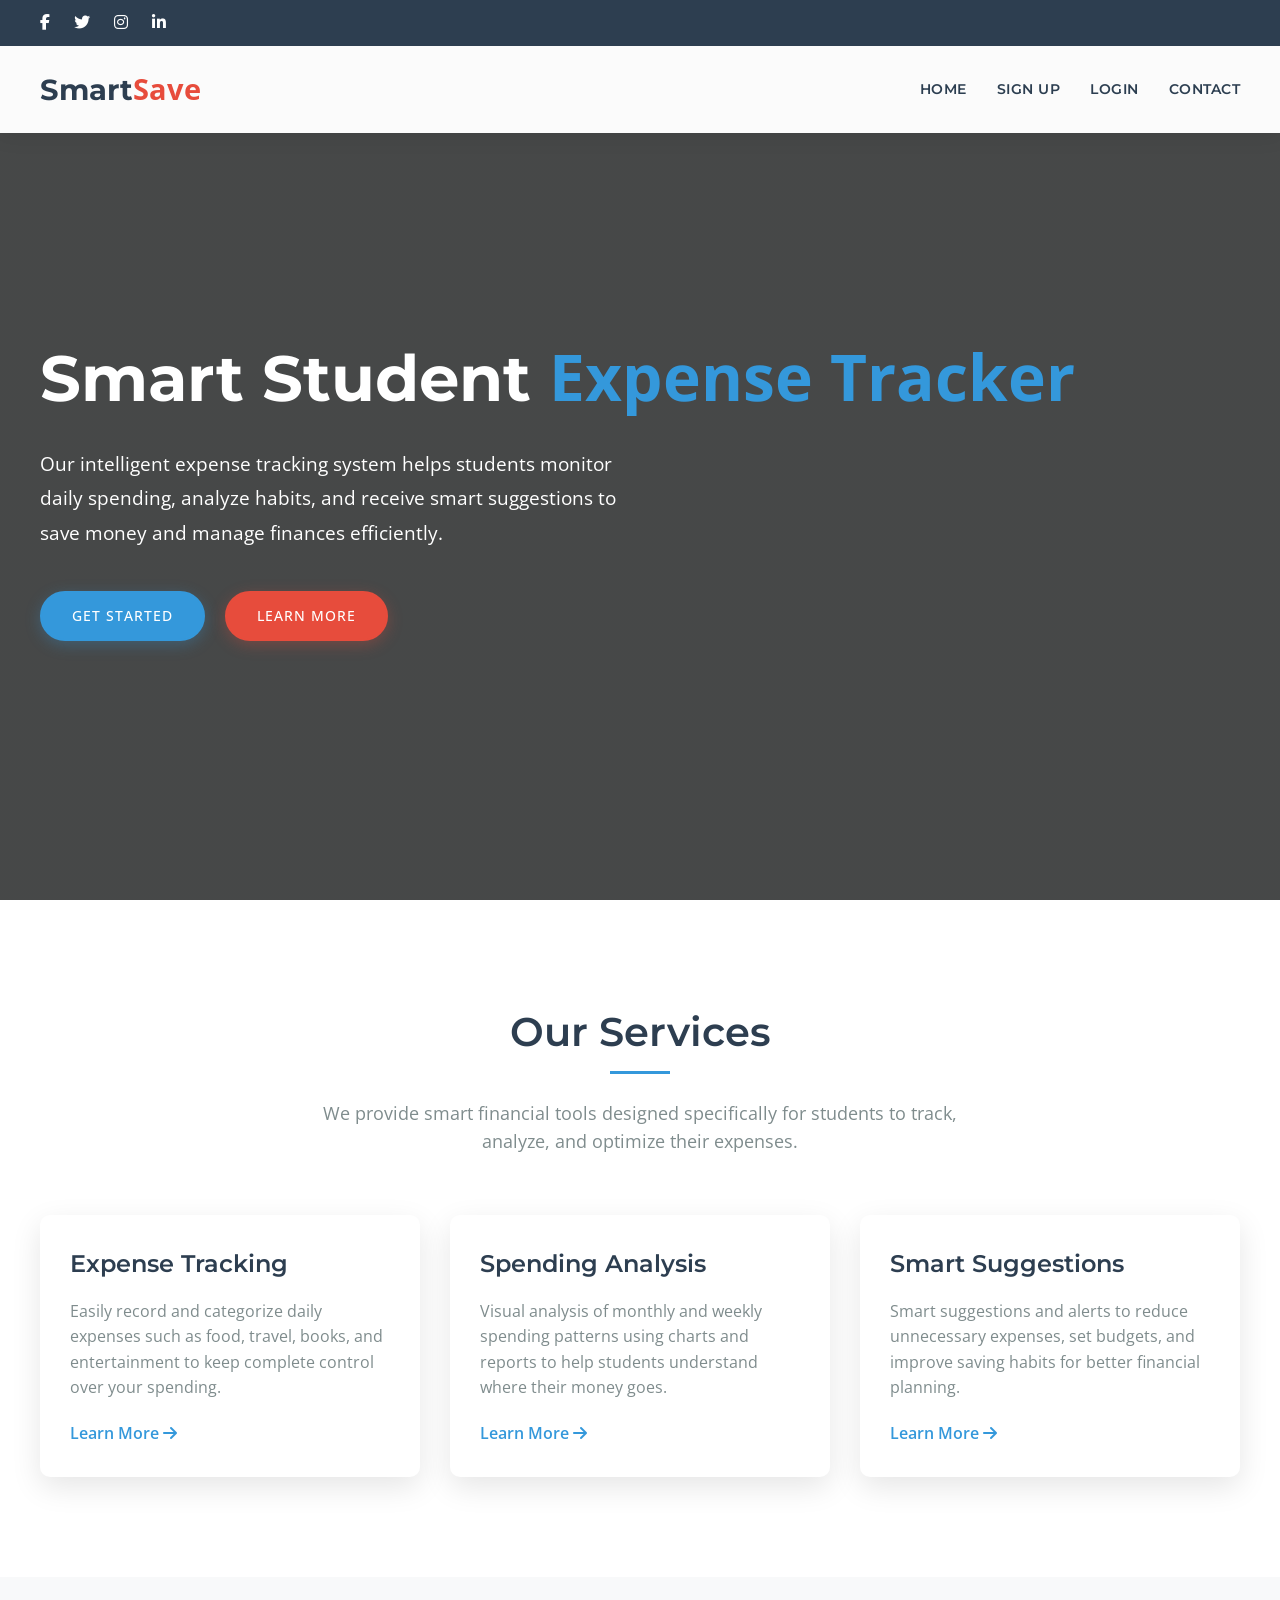
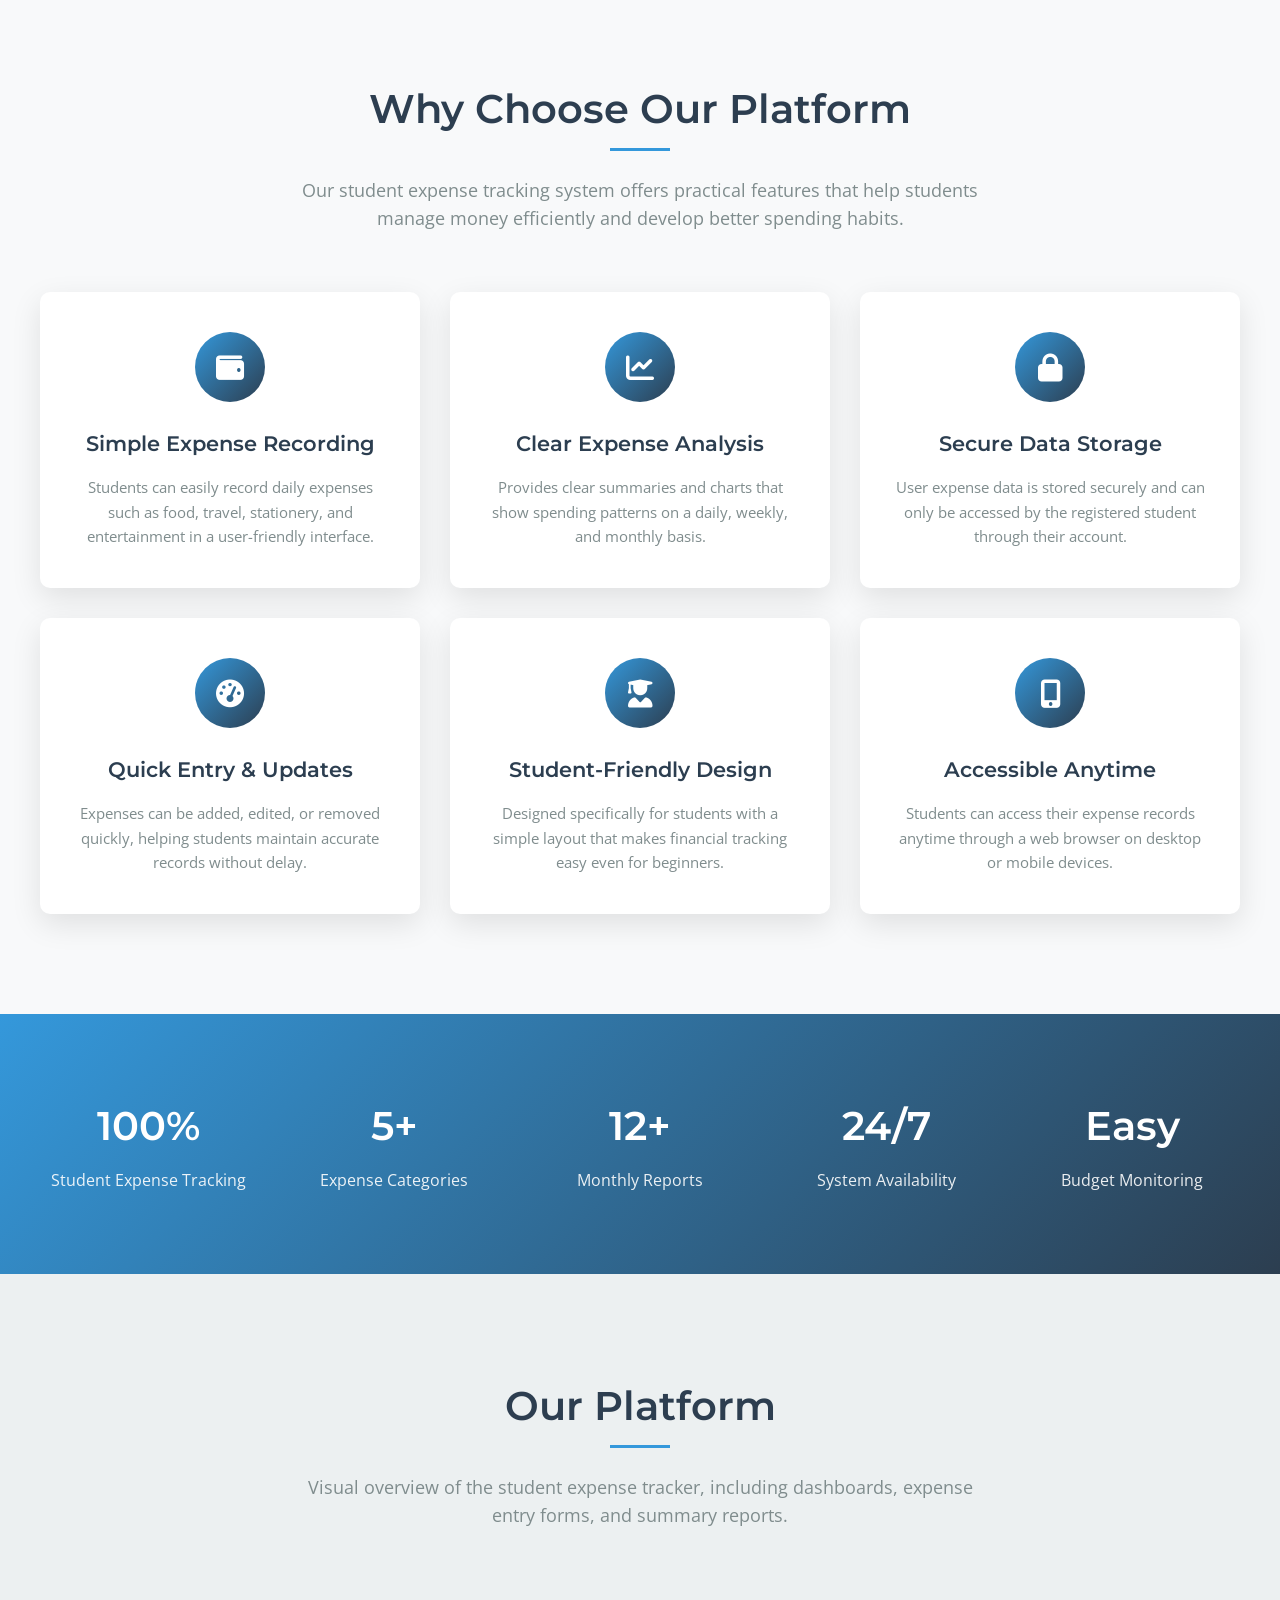
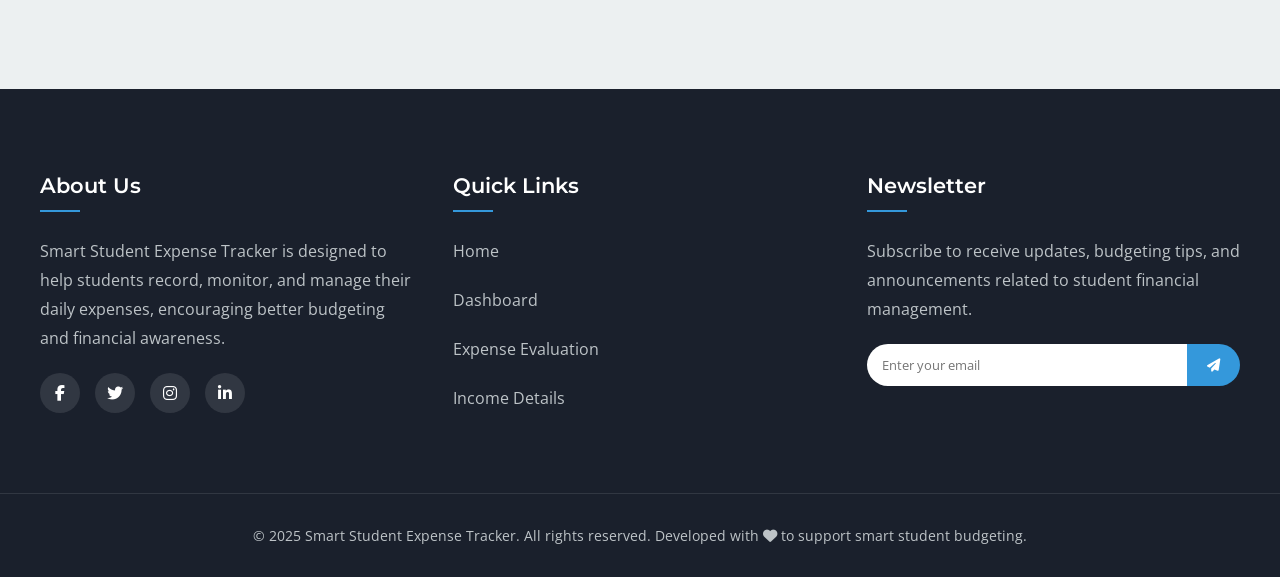
<file: templates/index.html>
<!DOCTYPE html>
<html lang="en">

<head>
    <title>Smart Expense Tracker</title>
    <meta charset="UTF-8">
    <meta name="viewport" content="width=device-width, initial-scale=1.0">
    <meta http-equiv="X-UA-Compatible" content="ie=edge">
    <link rel="stylesheet" href="https://cdnjs.cloudflare.com/ajax/libs/font-awesome/6.4.0/css/all.min.css">
    <link href="https://fonts.googleapis.com/css2?family=Montserrat:wght@300;400;500;600;700&family=Open+Sans:wght@300;400;500;600&display=swap" rel="stylesheet">
     <link rel="stylesheet" href="../static/CSS/style.css">
</head>

<body>
    <nav>
        <div class="topNav">
            <div class="container">
                <div class="icons">
                    <i class="fab fa-facebook-f"></i>
                    <i class="fab fa-twitter"></i>
                    <i class="fab fa-instagram"></i>
                    <i class="fab fa-linkedin-in"></i>
                </div>
            </div>
        </div>
        <div class="bottomNav">
            <div class="container">
                <div class="logo">
                    Smart<span>Save</span>
                </div>
                <div class="menu">
                    <a href="#">Home</a>
                    
                    <a href="/register">Sign Up</a>
                    <a href="/login">Login</a>
                   
                    <a href="#footer">Contact</a>
                </div>
            </div>
        </div>
    </nav>

   <section class="hero">
    <div class="container">
       
        <h1>Smart Student <span>Expense Tracker</span></h1>
        <p>
            Our intelligent expense tracking system helps students monitor daily spending,
            analyze habits, and receive smart suggestions to save money and manage finances efficiently.
        </p>
        <div class="hero-btns">
            <a href="/home" class="btn">Get Started</a>
            <a href="#services" class="btn btn-accent">Learn More</a>
        </div>
    </div>
</section>

<section class="services section" id="services">
    <div class="section-title">
        <h2>Our Services</h2>
        <p>
            We provide smart financial tools designed specifically for students to track,
            analyze, and optimize their expenses.
        </p>
    </div>
    <div class="container">
        <div class="service-card">
            <div class="card-content">
                <h3>Expense Tracking</h3>
                <p>
                    Easily record and categorize daily expenses such as food, travel, books,
                    and entertainment to keep complete control over your spending.
                </p>
                <a href="/expense" class="card-link">Learn More <i class="fas fa-arrow-right"></i></a>
            </div>
        </div>

        <div class="service-card">
            <div class="card-content">
                <h3>Spending Analysis</h3>
                <p>
                    Visual analysis of monthly and weekly spending patterns using charts and
                    reports to help students understand where their money goes.
                </p>
                <a href="#/" class="card-link">Learn More <i class="fas fa-arrow-right"></i></a>
            </div>
        </div>

        <div class="service-card">
            <div class="card-content">
                <h3>Smart Suggestions</h3>
                <p>
                    Smart suggestions and alerts to reduce unnecessary expenses, set budgets,
                    and improve saving habits for better financial planning.
                </p>
                <a href="#/" class="card-link">Learn More <i class="fas fa-arrow-right"></i></a>
            </div>
        </div>
    </div>
</section>


   <section class="features section">
    <div class="section-title">
        <h2>Why Choose Our Platform</h2>
        <p>
            Our student expense tracking system offers practical features that help students
            manage money efficiently and develop better spending habits.
        </p>
    </div>
    <div class="container">
        <div class="feature-card">
            <div class="icon">
                <i class="fas fa-wallet"></i>
            </div>
            <h3>Simple Expense Recording</h3>
            <p>
                Students can easily record daily expenses such as food, travel, stationery,
                and entertainment in a user-friendly interface.
            </p>
        </div>

        <div class="feature-card">
            <div class="icon">
                <i class="fas fa-chart-line"></i>
            </div>
            <h3>Clear Expense Analysis</h3>
            <p>
                Provides clear summaries and charts that show spending patterns on a daily,
                weekly, and monthly basis.
            </p>
        </div>

        <div class="feature-card">
            <div class="icon">
                <i class="fas fa-lock"></i>
            </div>
            <h3>Secure Data Storage</h3>
            <p>
                User expense data is stored securely and can only be accessed by the registered
                student through their account.
            </p>
        </div>

        <div class="feature-card">
            <div class="icon">
                <i class="fas fa-tachometer-alt"></i>
            </div>
            <h3>Quick Entry & Updates</h3>
            <p>
                Expenses can be added, edited, or removed quickly, helping students maintain
                accurate records without delay.
            </p>
        </div>

        <div class="feature-card">
            <div class="icon">
                <i class="fas fa-user-graduate"></i>
            </div>
            <h3>Student-Friendly Design</h3>
            <p>
                Designed specifically for students with a simple layout that makes financial
                tracking easy even for beginners.
            </p>
        </div>

        <div class="feature-card">
            <div class="icon">
                <i class="fas fa-mobile-alt"></i>
            </div>
            <h3>Accessible Anytime</h3>
            <p>
                Students can access their expense records anytime through a web browser on
                desktop or mobile devices.
            </p>
        </div>
    </div>
</section>

<section class="stats">
    <div class="container">
        <div class="stat-item">
            <h2>100%</h2>
            <p>Student Expense Tracking</p>
        </div>
        <div class="stat-item">
            <h2>5+</h2>
            <p>Expense Categories</p>
        </div>
        <div class="stat-item">
            <h2>12+</h2>
            <p>Monthly Reports</p>
        </div>
        <div class="stat-item">
            <h2>24/7</h2>
            <p>System Availability</p>
        </div>
        <div class="stat-item">
            <h2>Easy</h2>
            <p>Budget Monitoring</p>
        </div>
    </div>
</section>

<section class="gallery section">
    <div class="section-title">
        <h2>Our Platform</h2>
        <p>
            Visual overview of the student expense tracker, including dashboards,
            expense entry forms, and summary reports.
        </p>
    </div>
</section>


<footer>
    <div class="container">
        <div class="footer-box">
            <h3>About Us</h3>
            <p>
                Smart Student Expense Tracker is designed to help students record, monitor,
                and manage their daily expenses, encouraging better budgeting and financial awareness.
            </p>
            <div class="social-icons">
                <i class="fab fa-facebook-f"></i>
                <i class="fab fa-twitter"></i>
                <i class="fab fa-instagram"></i>
                <i class="fab fa-linkedin-in"></i>
            </div>
        </div>

        <div class="footer-box" id="footer">
            <h3>Quick Links</h3>
            <p><a href="/" style="color: #bdc3c7; text-decoration: none;">Home</a></p>
            <p><a href="/dashboard" style="color: #bdc3c7; text-decoration: none;">Dashboard</a></p>
            <p><a href="/expense_evaluation" style="color: #bdc3c7; text-decoration: none;">Expense Evaluation</a></p>
            <p><a href="/income" style="color: #bdc3c7; text-decoration: none;">Income Details</a></p>
   
        </div>

        <div class="footer-box">
            <h3>Newsletter</h3>
            <p>
                Subscribe to receive updates, budgeting tips, and announcements related
                to student financial management.
            </p>
            <div class="email-form">
                <input type="email" placeholder="Enter your email">
                <button class="submit-btn"><i class="fas fa-paper-plane"></i></button>
            </div>
        </div>
    </div>

    <div class="copyright">
        <p>
            &copy; 2025 Smart Student Expense Tracker. All rights reserved.
            Developed with <i class="fas fa-heart"></i> to support smart student budgeting.
        </p>
    </div>
</footer>


    <script>
        // Simple script to add scrolled class to nav when scrolling
        window.addEventListener('scroll', () => {
            const nav = document.querySelector('nav');
            if (window.scrollY > 50) {
                nav.classList.add('scrolled');
            } else {
                nav.classList.remove('scrolled');
            }
        });
    </script>
</body>
</html>
</file>
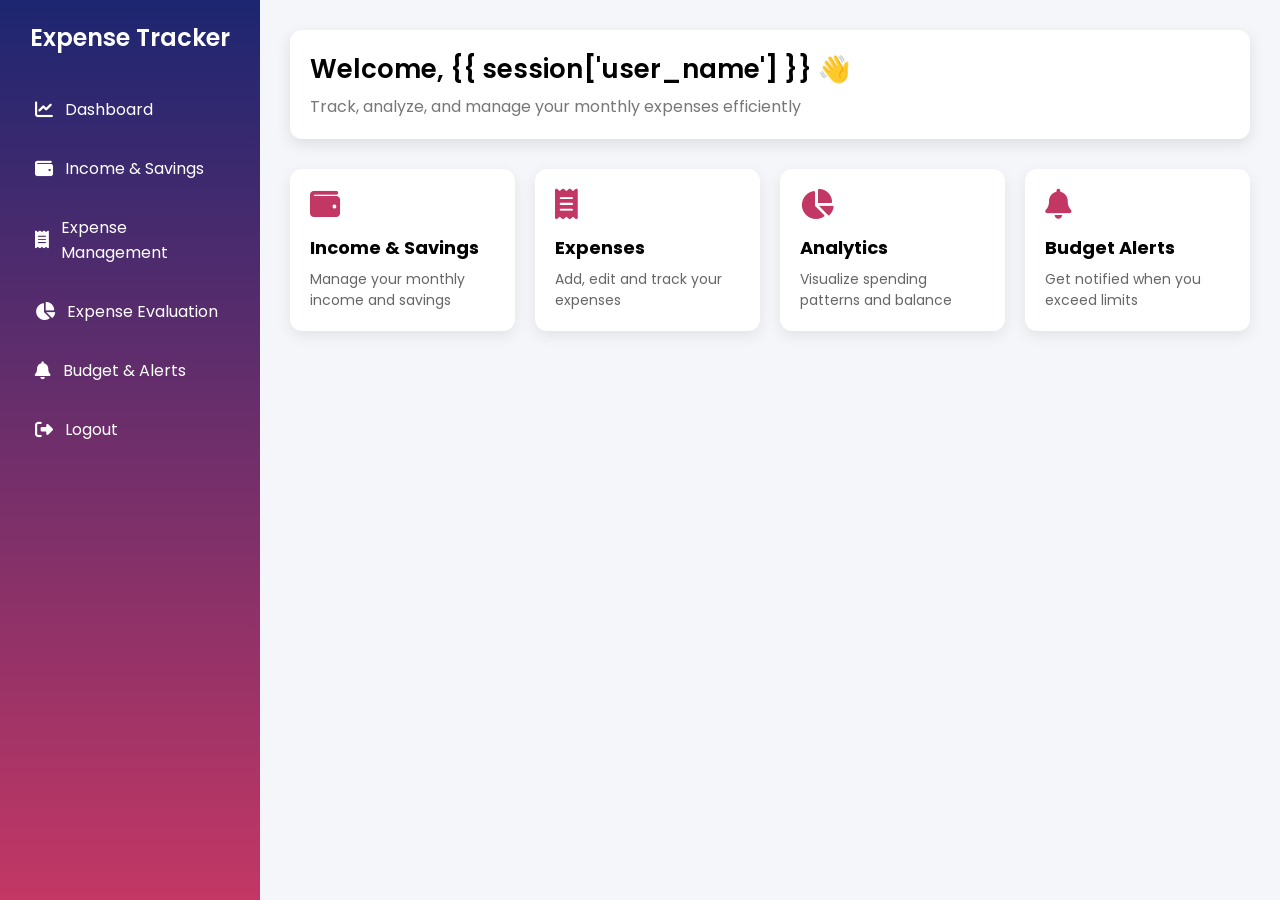
<file: templates/dashboard.html>
<!DOCTYPE html>
<html lang="en">
<head>
    <meta charset="UTF-8">
    <title>Dashboard | Expense Tracker</title>
    <meta name="viewport" content="width=device-width, initial-scale=1.0">

    <!-- Google Font -->
    <link href="https://fonts.googleapis.com/css2?family=Poppins:wght@300;400;600&display=swap" rel="stylesheet">

    <!-- Font Awesome Icons -->
    <link rel="stylesheet" href="https://cdnjs.cloudflare.com/ajax/libs/font-awesome/6.5.0/css/all.min.css">

    <style>
        * {
            margin: 0;
            padding: 0;
            box-sizing: border-box;
            font-family: 'Poppins', sans-serif;
        }

        body {
            background: #f4f6f9;
            display: flex;
        }

        /* Sidebar */
        .sidebar {
            width: 260px;
            height: 100vh;
            background: linear-gradient(180deg, #1d2671, #c33764);
            color: #fff;
            padding: 20px;
            position: fixed;
        }

        .sidebar h2 {
            text-align: center;
            margin-bottom: 30px;
            font-weight: 600;
        }

        .sidebar a {
            display: flex;
            align-items: center;
            gap: 12px;
            color: #fff;
            text-decoration: none;
            padding: 12px 15px;
            margin: 10px 0;
            border-radius: 8px;
            transition: 0.3s;
        }

        .sidebar a:hover {
            background: rgba(255, 255, 255, 0.2);
        }

        .sidebar i {
            font-size: 18px;
        }

        /* Main Content */
        .content {
            margin-left: 260px;
            padding: 30px;
            width: calc(100% - 260px);
        }

        .header {
            background: white;
            padding: 20px;
            border-radius: 12px;
            margin-bottom: 30px;
            box-shadow: 0 5px 15px rgba(0,0,0,0.1);
        }

        .header h1 {
            font-size: 26px;
            font-weight: 600;
        }

        .header p {
            color: #777;
            margin-top: 5px;
        }

        /* Dashboard Cards */
        .cards {
            display: grid;
            grid-template-columns: repeat(auto-fit, minmax(220px, 1fr));
            gap: 20px;
        }

        .card {
            background: white;
            padding: 20px;
            border-radius: 12px;
            box-shadow: 0 5px 15px rgba(0,0,0,0.08);
            transition: transform 0.3s;
        }

        .card:hover {
            transform: translateY(-5px);
        }

        .card i {
            font-size: 30px;
            margin-bottom: 15px;
            color: #c33764;
        }

        .card h3 {
            font-size: 18px;
            margin-bottom: 8px;
        }

        .card p {
            color: #666;
            font-size: 14px;
        }

        /* Responsive */
        @media (max-width: 768px) {
            .sidebar {
                width: 100%;
                height: auto;
                position: relative;
            }
            .content {
                margin-left: 0;
                width: 100%;
            }
        }
    </style>
</head>

<body>

<!-- Sidebar -->
<div class="sidebar">
    <h2>Expense Tracker</h2>

    <a href="/dashboard"><i class="fas fa-chart-line"></i> Dashboard</a>
    <a href="/income"><i class="fas fa-wallet"></i> Income & Savings</a>
    <a href="/expense"><i class="fas fa-receipt"></i> Expense Management</a>
    <a href="/expense_evaluation"><i class="fas fa-chart-pie"></i> Expense Evaluation</a>
    <a href="/budget"><i class="fas fa-bell"></i> Budget & Alerts</a>
    <a href="/logout"><i class="fas fa-sign-out-alt"></i> Logout</a>
</div>

<!-- Main Content -->
<div class="content">

    <div class="header">
        <h1>Welcome, {{ session['user_name'] }} 👋</h1>
        <p>Track, analyze, and manage your monthly expenses efficiently</p>
    </div>

    <!-- Dashboard Cards -->
    <div class="cards">
        <div class="card">
            <i class="fas fa-wallet"></i>
            <h3>Income & Savings</h3>
            <p>Manage your monthly income and savings</p>
        </div>

        <div class="card">
            <i class="fas fa-receipt"></i>
            <h3>Expenses</h3>
            <p>Add, edit and track your expenses</p>
        </div>

        <div class="card">
            <i class="fas fa-chart-pie"></i>
            <h3>Analytics</h3>
            <p>Visualize spending patterns and balance</p>
        </div>

        <div class="card">
            <i class="fas fa-bell"></i>
            <h3>Budget Alerts</h3>
            <p>Get notified when you exceed limits</p>
        </div>
    </div>

</div>

</body>
</html>
</file>
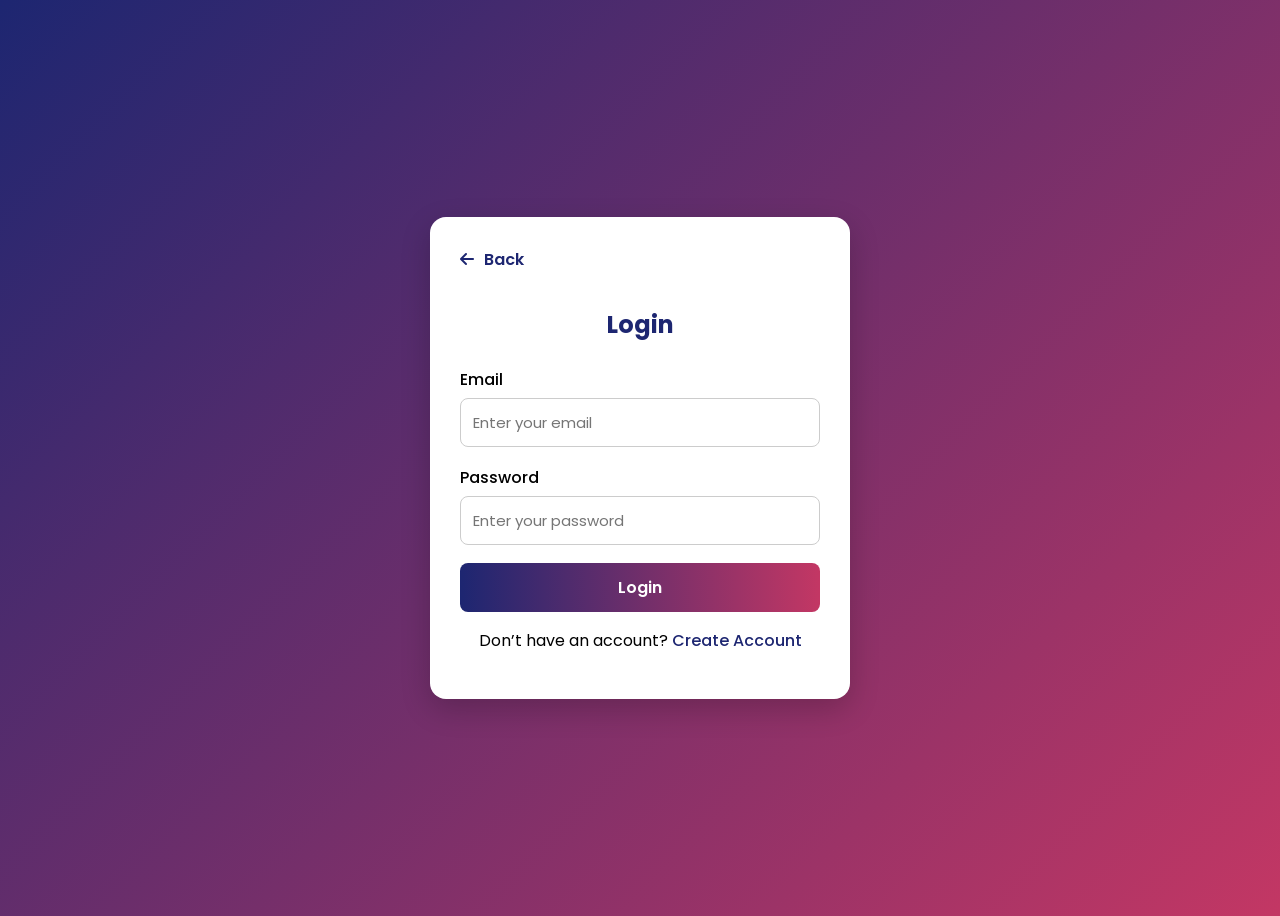
<file: templates/login.html>
<!DOCTYPE html>
<html lang="en">
<head>
    <meta charset="UTF-8">
    <title>Login | Expense Tracker</title>
    <meta name="viewport" content="width=device-width, initial-scale=1.0">

    <!-- Google Font -->
    <link href="https://fonts.googleapis.com/css2?family=Poppins:wght@300;400;600&display=swap" rel="stylesheet">

    <!-- Font Awesome -->
    <link rel="stylesheet" href="https://cdnjs.cloudflare.com/ajax/libs/font-awesome/6.5.0/css/all.min.css">

    <style>
        * {
            box-sizing: border-box;
            font-family: 'Poppins', sans-serif;
        }

        body {
            background: linear-gradient(135deg, #1d2671, #c33764);
            min-height: 100vh;
            display: flex;
            align-items: center;
            justify-content: center;
            padding: 20px;
        }

        .container {
            background: white;
            width: 100%;
            max-width: 420px;
            padding: 30px;
            border-radius: 16px;
            box-shadow: 0 10px 30px rgba(0,0,0,0.2);
        }

        .back-btn {
            display: inline-block;
            margin-bottom: 15px;
            text-decoration: none;
            color: #1d2671;
            font-weight: 600;
        }

        .back-btn i {
            margin-right: 6px;
        }

        h2 {
            text-align: center;
            margin-bottom: 25px;
            color: #1d2671;
        }

        label {
            font-weight: 500;
            display: block;
            margin-bottom: 6px;
        }

        input {
            width: 100%;
            padding: 12px;
            margin-bottom: 18px;
            border-radius: 8px;
            border: 1px solid #ccc;
            font-size: 15px;
        }

        button {
            width: 100%;
            padding: 12px;
            background: linear-gradient(90deg, #1d2671, #c33764);
            border: none;
            color: white;
            font-size: 16px;
            font-weight: 600;
            border-radius: 8px;
            cursor: pointer;
        }

        button:hover {
            opacity: 0.9;
        }

        .register-link {
            text-align: center;
            margin-top: 15px;
        }

        .register-link a {
            text-decoration: none;
            color: #1d2671;
            font-weight: 500;
        }

        .register-link a:hover {
            text-decoration: underline;
        }

        @media (max-width: 480px) {
            .container {
                padding: 20px;
            }
        }
    </style>
</head>

<body>

<div class="container">

  
    <a href="/" class="back-btn">
        <i class="fas fa-arrow-left"></i> Back
    </a>

    <h2>Login</h2>

    <form method="POST">

        <label>Email</label>
        <input type="email" name="email" placeholder="Enter your email" required>

        <label>Password</label>
        <input type="password" name="password" placeholder="Enter your password" required>

        <button type="submit">Login</button>

    </form>

    <div class="register-link">
        <p>Don’t have an account? <a href="/register">Create Account</a></p>
    </div>

</div>

</body>
</html>
</file>
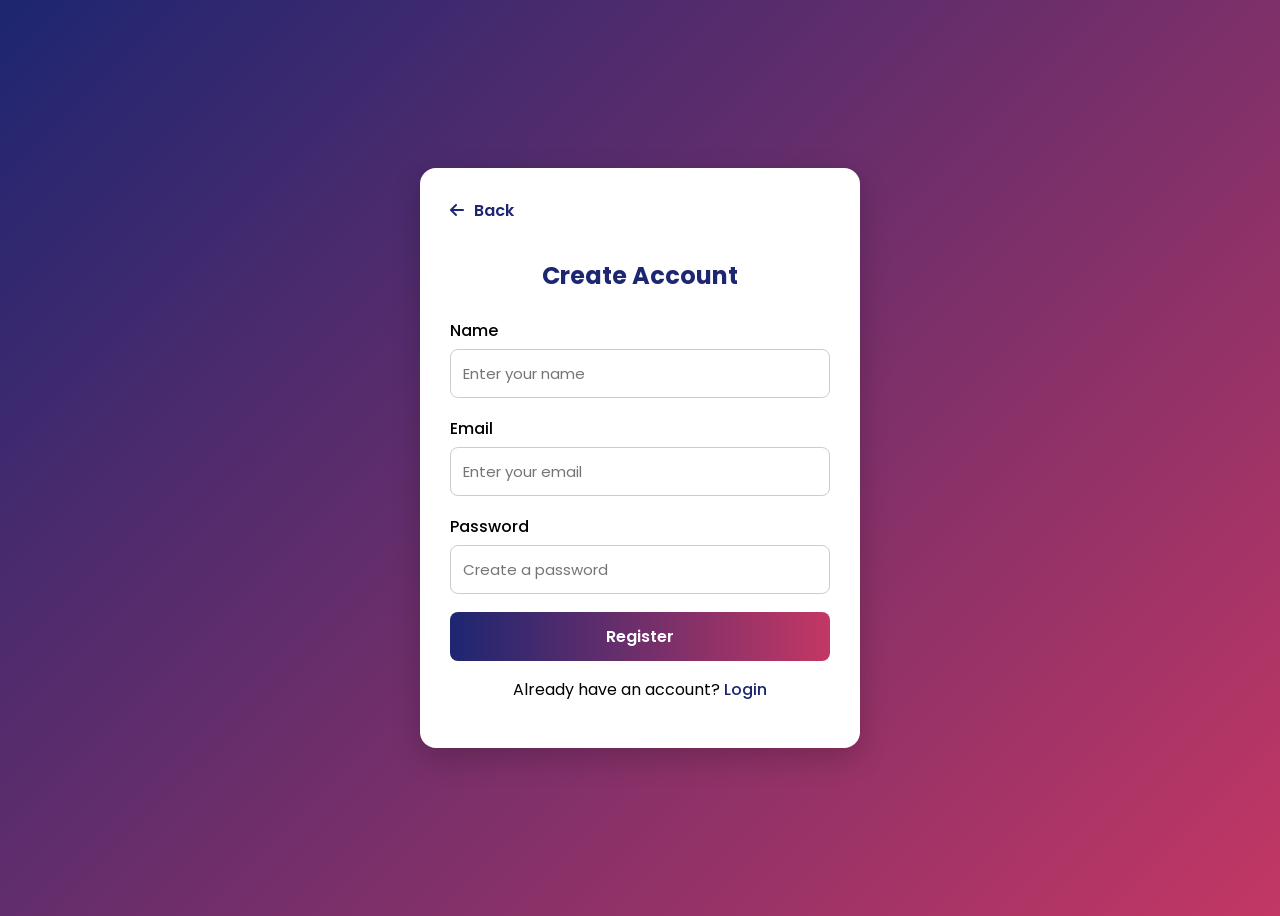
<file: templates/registor.html>
<!DOCTYPE html>
<html lang="en">
<head>
    <meta charset="UTF-8">
    <title>Register | Expense Tracker</title>
    <meta name="viewport" content="width=device-width, initial-scale=1.0">

    <!-- Google Font -->
    <link href="https://fonts.googleapis.com/css2?family=Poppins:wght@300;400;600&display=swap" rel="stylesheet">

    <!-- Font Awesome -->
    <link rel="stylesheet" href="https://cdnjs.cloudflare.com/ajax/libs/font-awesome/6.5.0/css/all.min.css">

    <style>
        * {
            box-sizing: border-box;
            font-family: 'Poppins', sans-serif;
        }

        body {
            background: linear-gradient(135deg, #1d2671, #c33764);
            min-height: 100vh;
            display: flex;
            align-items: center;
            justify-content: center;
            padding: 20px;
        }

        .container {
            background: white;
            width: 100%;
            max-width: 440px;
            padding: 30px;
            border-radius: 16px;
            box-shadow: 0 10px 30px rgba(0,0,0,0.2);
        }

        .back-btn {
            display: inline-block;
            margin-bottom: 15px;
            text-decoration: none;
            color: #1d2671;
            font-weight: 600;
        }

        .back-btn i {
            margin-right: 6px;
        }

        h2 {
            text-align: center;
            margin-bottom: 25px;
            color: #1d2671;
        }

        label {
            font-weight: 500;
            display: block;
            margin-bottom: 6px;
        }

        input {
            width: 100%;
            padding: 12px;
            margin-bottom: 18px;
            border-radius: 8px;
            border: 1px solid #ccc;
            font-size: 15px;
        }

        button {
            width: 100%;
            padding: 12px;
            background: linear-gradient(90deg, #1d2671, #c33764);
            border: none;
            color: white;
            font-size: 16px;
            font-weight: 600;
            border-radius: 8px;
            cursor: pointer;
        }

        button:hover {
            opacity: 0.9;
        }

        .login-link {
            text-align: center;
            margin-top: 15px;
        }

        .login-link a {
            text-decoration: none;
            color: #1d2671;
            font-weight: 500;
        }

        .login-link a:hover {
            text-decoration: underline;
        }

        @media (max-width: 480px) {
            .container {
                padding: 20px;
            }
        }
    </style>
</head>

<body>

<div class="container">

    <!-- Back Button -->
    <a href="/" class="back-btn">
        <i class="fas fa-arrow-left"></i> Back
    </a>

    <h2>Create Account</h2>

    <form method="POST">

        <label>Name</label>
        <input type="text" name="name" placeholder="Enter your name" required>

        <label>Email</label>
        <input type="email" name="email" placeholder="Enter your email" required>

        <label>Password</label>
        <input type="password" name="password" placeholder="Create a password" required>

        <button type="submit">Register</button>

    </form>

    <div class="login-link">
        <p>Already have an account? <a href="/login">Login</a></p>
    </div>

</div>

</body>
</html>
</file>
<file: static/CSS/style.css>
* {
            box-sizing: border-box;
            margin: 0;
            padding: 0;
            font-family: "Open Sans", sans-serif;
        }

        :root {
            --primary: #2D3E50;
            --secondary: #3498db;
            --accent: #e74c3c;
            --light: #ecf0f1;
            --dark: #1a202c;
            --text: #2c3e50;
            --text-light: #7f8c8d;
            --white: #ffffff;
            --gradient: linear-gradient(135deg, #3498db, #2c3e50);
            --shadow: 0 10px 30px rgba(0, 0, 0, 0.1);
            --transition: all 0.3s cubic-bezier(0.25, 0.8, 0.25, 1);
        }

        html {
            scroll-behavior: smooth;
        }

        body {
            color: var(--text);
            line-height: 1.6;
            overflow-x: hidden;
            background-color: var(--light);
        }

        h1, h2, h3, h4, h5, h6 {
            font-family: "Montserrat", sans-serif;
            font-weight: 600;
        }

        .container {
            width: 100%;
            max-width: 1240px;
            margin: 0 auto;
            padding: 0 20px;
        }

        .section {
            padding: 100px 0;
        }

        .section-title {
            text-align: center;
            margin-bottom: 60px;
        }

        .section-title h2 {
            font-size: 2.5rem;
            position: relative;
            display: inline-block;
            margin-bottom: 15px;
            color: var(--primary);
        }

        .section-title h2::after {
            content: '';
            position: absolute;
            width: 60px;
            height: 3px;
            background: var(--secondary);
            bottom: -10px;
            left: 50%;
            transform: translateX(-50%);
        }

        .section-title p {
            color: var(--text-light);
            font-size: 1.1rem;
            max-width: 700px;
            margin: 20px auto 0;
        }

        .btn {
            display: inline-block;
            padding: 12px 30px;
            background: var(--secondary);
            color: var(--white);
            text-decoration: none;
            font-weight: 500;
            border-radius: 30px;
            text-transform: uppercase;
            letter-spacing: 1px;
            font-size: 14px;
            border: 2px solid var(--secondary);
            transition: var(--transition);
            box-shadow: 0 4px 15px rgba(52, 152, 219, 0.3);
        }

        .btn:hover {
            background: transparent;
            color: var(--secondary);
            transform: translateY(-3px);
            box-shadow: 0 7px 20px rgba(52, 152, 219, 0.4);
        }

        .btn-accent {
            background: var(--accent);
            border-color: var(--accent);
            box-shadow: 0 4px 15px rgba(231, 76, 60, 0.3);
        }

        .btn-accent:hover {
            color: var(--accent);
            box-shadow: 0 7px 20px rgba(231, 76, 60, 0.4);
        }

        /* Navigation Styles */
        nav {
            width: 100%;
            position: fixed;
            top: 0;
            z-index: 100;
            background: rgba(255, 255, 255, 0.98);
            box-shadow: 0 2px 20px rgba(0, 0, 0, 0.1);
            transition: var(--transition);
        }

        nav .topNav {
            background: var(--primary);
            padding: 10px 0;
        }

        nav .topNav .container {
            display: flex;
            align-items: center;
            justify-content: space-between;
        }

        nav .topNav .container .icons i {
            color: var(--white);
            margin-right: 20px;
            font-size: 16px;
            transition: var(--transition);
            cursor: pointer;
        }

        nav .topNav .container .icons i:hover {
            color: var(--secondary);
            transform: translateY(-2px);
        }

        nav .bottomNav {
            padding: 20px 0;
        }

        nav .bottomNav .container {
            display: flex;
            align-items: center;
            justify-content: space-between;
        }

        nav .bottomNav .container .logo {
            cursor: pointer;
            font-weight: 700;
            font-size: 1.8rem;
            color: var(--primary);
            font-family: "Montserrat", sans-serif;
        }

        nav .bottomNav .container .logo span {
            color: var(--accent);
        }

        nav .bottomNav .container .menu {
            display: flex;
        }

        nav .bottomNav .container .menu a {
            text-decoration: none;
            text-transform: uppercase;
            color: var(--text);
            margin-left: 30px;
            font-size: 0.9rem;
            font-weight: 600;
            position: relative;
            transition: var(--transition);
            font-family: "Montserrat", sans-serif;
            letter-spacing: 0.5px;
        }

        nav .bottomNav .container .menu a::after {
            content: '';
            position: absolute;
            width: 0;
            height: 2px;
            background: var(--secondary);
            bottom: -5px;
            left: 0;
            transition: var(--transition);
        }

        nav .bottomNav .container .menu a:hover {
            color: var(--secondary);
        }

        nav .bottomNav .container .menu a:hover::after {
            width: 100%;
        }

        /* Hero Section */
        .hero {
            width: 100%;
            min-height: 100vh;
            background: linear-gradient(rgba(0, 0, 0, 0.7), rgba(0, 0, 0, 0.7)), url("https://api.placeholder.com/1600/900") no-repeat center/cover;
            display: flex;
            align-items: center;
            position: relative;
            padding-top: 80px;
        }

        .hero .container {
            color: var(--white);
            position: relative;
            z-index: 2;
        }

        .hero .container .badge {
            background: var(--accent);
            color: var(--white);
            padding: 8px 16px;
            border-radius: 20px;
            font-size: 12px;
            text-transform: uppercase;
            letter-spacing: 1px;
            display: inline-block;
            margin-bottom: 20px;
        }

        .hero .container h1 {
            font-size: 4rem;
            line-height: 1.2;
            margin-bottom: 30px;
            font-weight: 700;
        }

        .hero .container h1 span {
            color: var(--secondary);
        }

        .hero .container p {
            font-size: 1.2rem;
            line-height: 1.8;
            margin-bottom: 40px;
            max-width: 600px;
        }

        .hero .container .hero-btns {
            display: flex;
            gap: 20px;
        }

        /* Services Section */
        .services {
            background-color: var(--white);
        }

        .services .container {
            display: grid;
            grid-template-columns: repeat(auto-fit, minmax(300px, 1fr));
            gap: 30px;
        }

        .service-card {
            background: var(--white);
            border-radius: 10px;
            overflow: hidden;
            box-shadow: var(--shadow);
            transition: var(--transition);
        }

        .service-card:hover {
            transform: translateY(-10px);
            box-shadow: 0 20px 40px rgba(0, 0, 0, 0.15);
        }




        .service-card:hover .card-img img {
            transform: scale(1.1);
        }

        .service-card .card-content {
            padding: 30px;
        }

        .service-card .card-content h3 {
            margin-bottom: 15px;
            font-size: 1.5rem;
            color: var(--primary);
        }

        .service-card .card-content p {
            color: var(--text-light);
            margin-bottom: 20px;
        }

        .service-card .card-content .card-link {
            display: inline-block;
            color: var(--secondary);
            font-weight: 600;
            text-decoration: none;
            transition: var(--transition);
        }

        .service-card .card-content .card-link:hover {
            color: var(--accent);
            transform: translateX(5px);
        }

        /* Features Section */
        .features {
            background-color: #f8f9fa;
        }

        .features .container {
            display: grid;
            grid-template-columns: repeat(auto-fit, minmax(300px, 1fr));
            gap: 30px;
        }

        .feature-card {
            background: var(--white);
            border-radius: 10px;
            padding: 40px 30px;
            box-shadow: var(--shadow);
            transition: var(--transition);
            text-align: center;
        }

        .feature-card:hover {
            transform: translateY(-10px);
            box-shadow: 0 20px 40px rgba(0, 0, 0, 0.1);
        }

        .feature-card .icon {
            width: 70px;
            height: 70px;
            line-height: 70px;
            border-radius: 50%;
            background: var(--gradient);
            margin: 0 auto 25px;
            color: var(--white);
            font-size: 28px;
            transition: var(--transition);
        }

        .feature-card:hover .icon {
            transform: rotateY(360deg);
        }

        .feature-card h3 {
            margin-bottom: 15px;
            font-size: 1.3rem;
        }

        .feature-card p {
            color: var(--text-light);
            font-size: 0.95rem;
        }

        /* Stats Section */
        .stats {
            background: var(--gradient);
            color: var(--white);
            padding: 80px 0;
        }

        .stats .container {
            display: grid;
            grid-template-columns: repeat(auto-fit, minmax(200px, 1fr));
            gap: 30px;
            text-align: center;
        }

        .stat-item h2 {
            font-size: 2.5rem;
            margin-bottom: 10px;
        }

        .stat-item p {
            font-size: 1rem;
            opacity: 0.9;
        }

        /* Gallery Section */
        .gallery .container {
            display: grid;
            grid-template-columns: repeat(12, 1fr);
            grid-template-rows: repeat(2, 250px);
            gap: 20px;
        }

        .gallery-item {
            overflow: hidden;
            border-radius: 10px;
            position: relative;
            box-shadow: var(--shadow);
        }

        .gallery-item:first-child {
            grid-column: span 6;
            grid-row: span 2;
        }

        .gallery-item:nth-child(2) {
            grid-column: span 6;
        }

        .gallery-item:nth-child(3) {
            grid-column: span 4;
        }

        .gallery-item:nth-child(4) {
            grid-column: span 8;
        }

        .gallery-item img {
            width: 100%;
            height: 100%;
            object-fit: cover;
            transition: var(--transition);
        }

        .gallery-item:hover img {
            transform: scale(1.1);
        }

        .gallery-item .overlay {
            position: absolute;
            top: 0;
            left: 0;
            width: 100%;
            height: 100%;
            background: rgba(52, 152, 219, 0.7);
            display: flex;
            align-items: center;
            justify-content: center;
            opacity: 0;
            transition: var(--transition);
        }

        .gallery-item:hover .overlay {
            opacity: 1;
        }

        .gallery-item .overlay i {
            font-size: 40px;
            color: var(--white);
        }

        /* Footer */
        footer {
            background: var(--dark);
            color: var(--white);
            padding: 80px 0 30px;
        }

        footer .container {
            display: grid;
            grid-template-columns: repeat(auto-fit, minmax(250px, 1fr));
            gap: 40px;
        }

        footer .footer-box h3 {
            font-size: 1.3rem;
            margin-bottom: 25px;
            position: relative;
            padding-bottom: 10px;
        }

        footer .footer-box h3::after {
            content: '';
            position: absolute;
            width: 40px;
            height: 2px;
            background: var(--secondary);
            bottom: 0;
            left: 0;
        }

        footer .footer-box p {
            color: #bdc3c7;
            margin-bottom: 20px;
            line-height: 1.8;
        }

        footer .footer-box .social-icons {
            display: flex;
            gap: 15px;
            margin-top: 20px;
        }

        footer .footer-box .social-icons i {
            width: 40px;
            height: 40px;
            line-height: 40px;
            text-align: center;
            border-radius: 50%;
            background: rgba(255, 255, 255, 0.1);
            color: var(--white);
            transition: var(--transition);
            cursor: pointer;
        }

        footer .footer-box .social-icons i:hover {
            background: var(--secondary);
            transform: translateY(-5px);
        }

        footer .footer-box .email-form {
            display: flex;
            margin-top: 20px;
        }

        footer .footer-box .email-form input {
            flex: 1;
            padding: 12px 15px;
            border: none;
            outline: none;
            border-radius: 30px 0 0 30px;
        }

        footer .footer-box .email-form .submit-btn {
            padding: 0 20px;
            background: var(--secondary);
            color: var(--white);
            border: none;
            border-radius: 0 30px 30px 0;
            cursor: pointer;
            transition: var(--transition);
        }

        footer .footer-box .email-form .submit-btn:hover {
            background: var(--accent);
        }

        footer .copyright {
            text-align: center;
            margin-top: 60px;
            padding-top: 30px;
            border-top: 1px solid rgba(255, 255, 255, 0.1);
            color: #bdc3c7;
            font-size: 0.9rem;
        }

        footer .copyright a {
            color: var(--secondary);
            text-decoration: none;
        }

        /* Responsive Styles */
        @media (max-width: 992px) {
            .hero .container h1 {
                font-size: 3rem;
            }
            
            .gallery .container {
                grid-template-rows: repeat(auto-fit, 200px);
            }
            
            .gallery-item:first-child {
                grid-column: span 12;
            }
            
            .gallery-item:nth-child(2) {
                grid-column: span 6;
            }
            
            .gallery-item:nth-child(3) {
                grid-column: span 6;
            }
            
            .gallery-item:nth-child(4) {
                grid-column: span 12;
            }
        }

        @media (max-width: 768px) {
            .section {
                padding: 70px 0;
            }
            
            .hero .container h1 {
                font-size: 2.5rem;
            }
            
            .hero .container p {
                font-size: 1rem;
            }
            
            .hero .container .hero-btns {
                flex-direction: column;
                gap: 15px;
                align-items: flex-start;
            }
            
            .section-title h2 {
                font-size: 2rem;
            }
        }

        @media (max-width: 576px) {
            nav .bottomNav .container .menu {
                display: none;
            }
        }
 body {
    margin: 0;
    font-family: Arial, sans-serif;
}

.sidebar {
    width: 220px;
    height: 100vh;
    background-color: #2c3e50;
    position: fixed;
    padding-top: 20px;
}

.sidebar h2 {
    color: white;
    text-align: center;
}

.sidebar a {
    display: block;
    color: white;
    padding: 12px;
    text-decoration: none;
}

.sidebar a:hover {
    background-color: #34495e;
}

.content {
    margin-left: 240px;
    padding: 20px;
}
</file>
